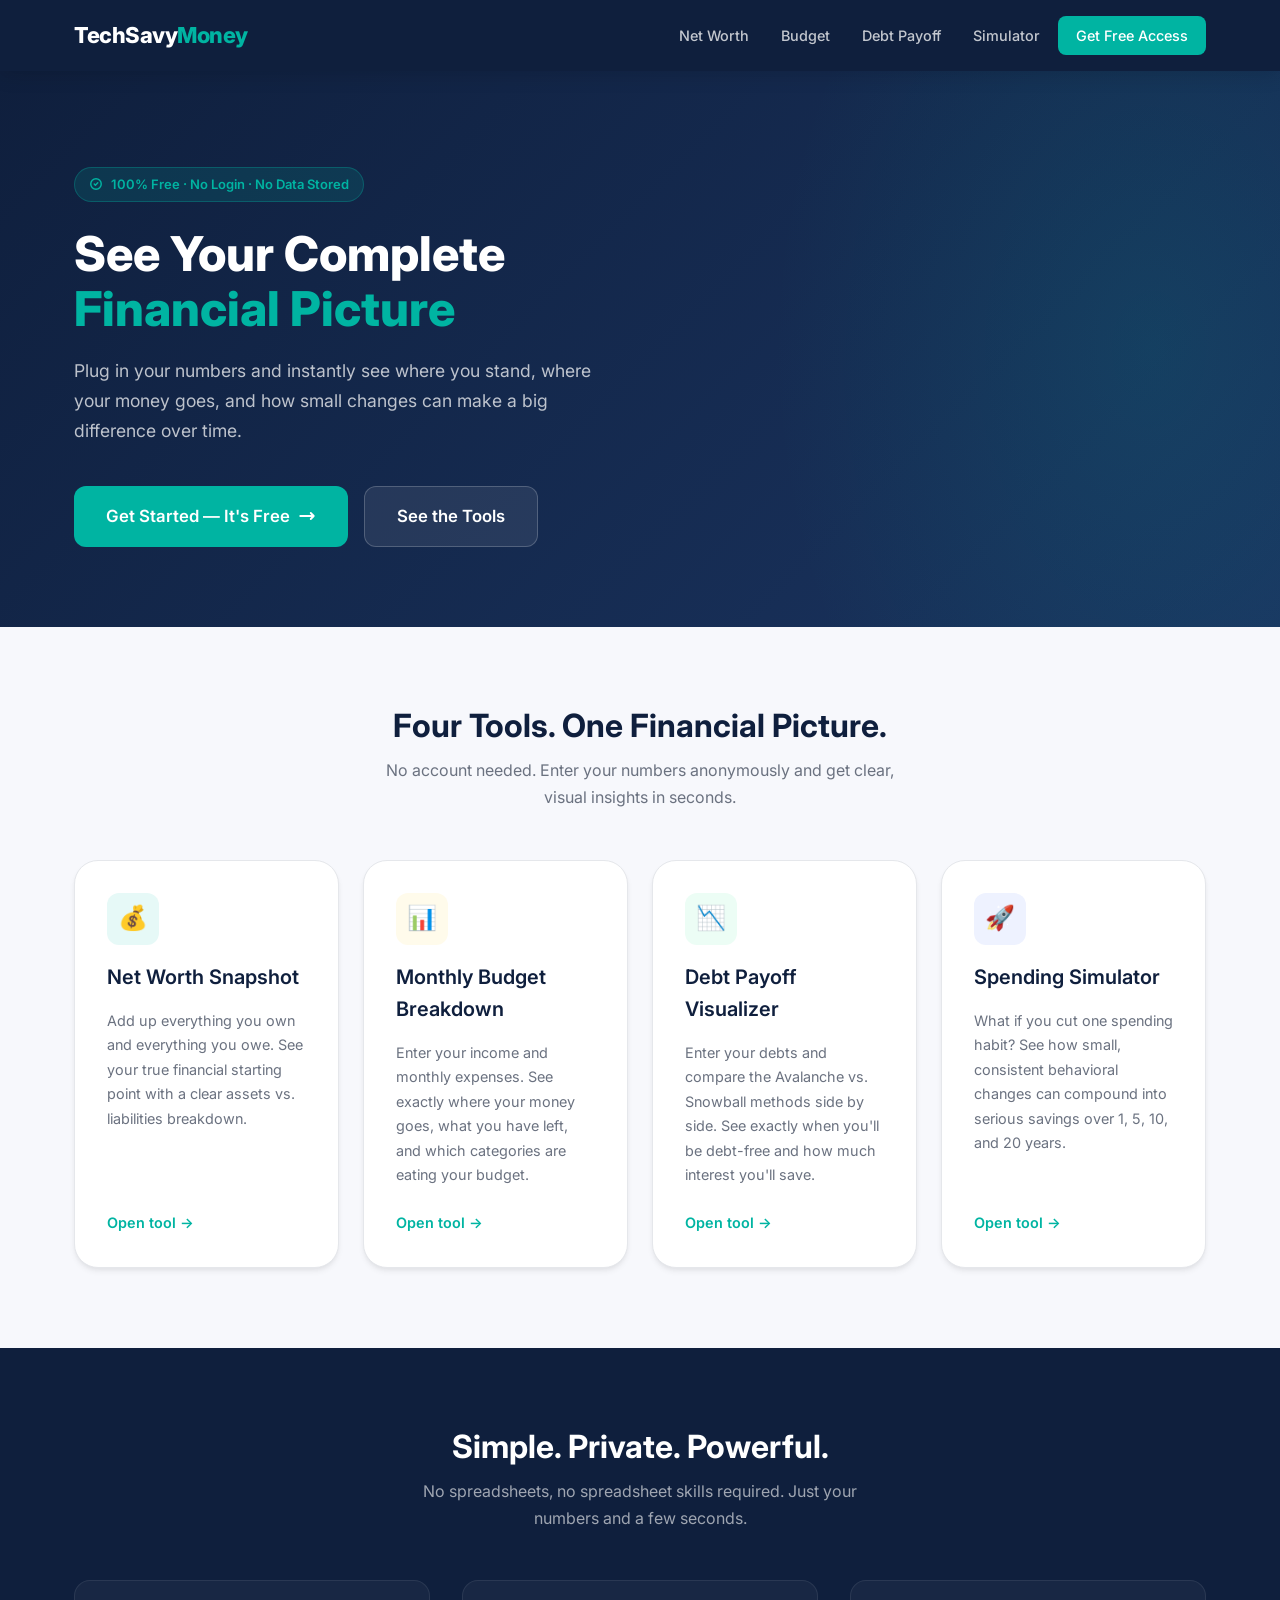
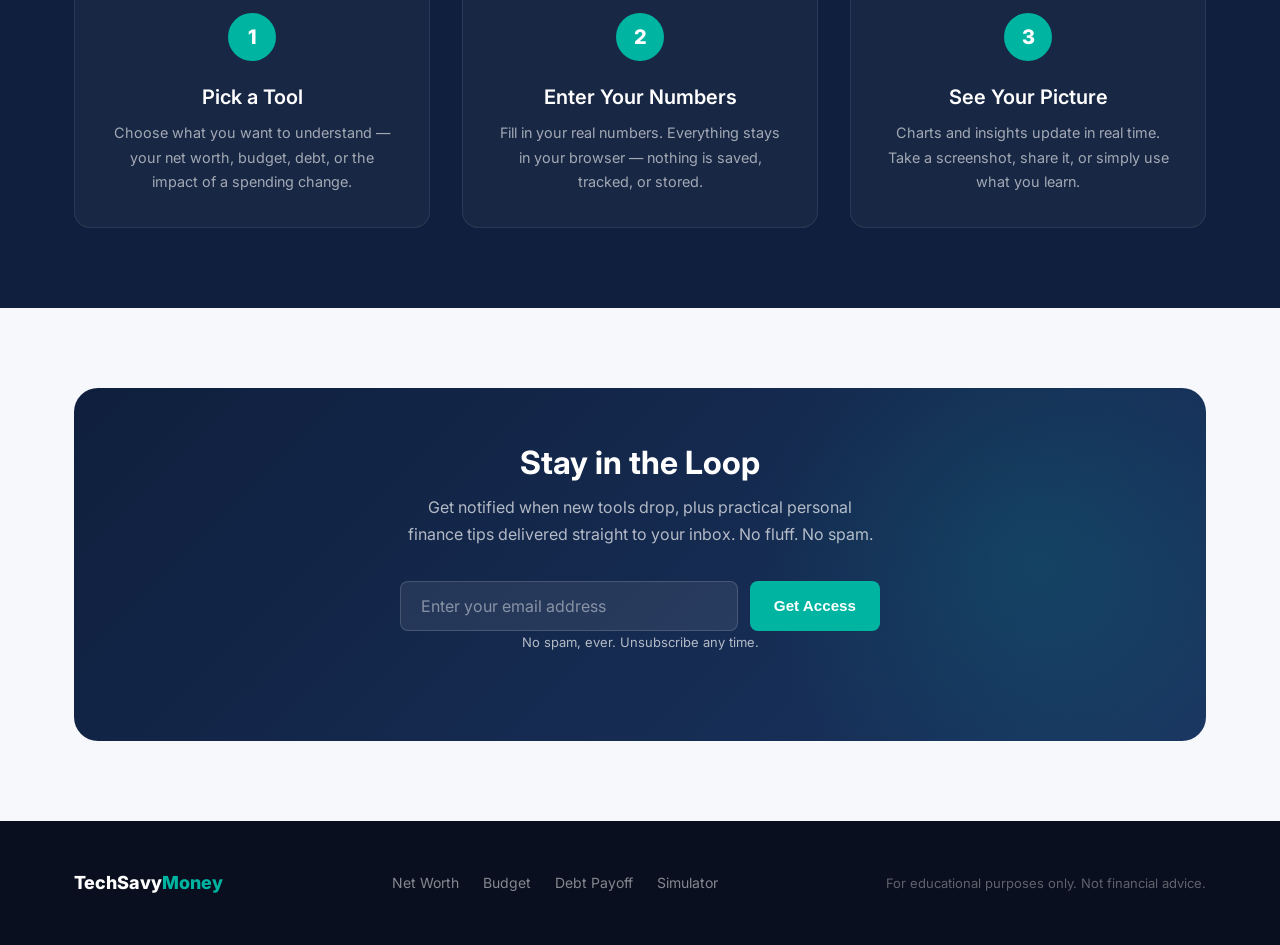
<file: index.html>
<!DOCTYPE html>
<html lang="en">
<head>
  <meta charset="UTF-8" />
  <meta name="viewport" content="width=device-width, initial-scale=1.0" />
  <title>TechSavyMoney — Your Complete Financial Picture</title>
  <meta name="description" content="Free personal finance tools to visualize your net worth, budget, debt payoff plan, and the impact of small spending changes." />
  <link rel="stylesheet" href="css/styles.css" />
</head>
<body>

  <!-- ── Navbar ── -->
  <nav class="navbar">
    <div class="container">
      <a href="index.html" class="nav-logo">TechSavy<span>Money</span></a>
      <div class="nav-links">
        <a href="net-worth.html">Net Worth</a>
        <a href="budget.html">Budget</a>
        <a href="debt-payoff.html">Debt Payoff</a>
        <a href="spending-simulator.html">Simulator</a>
        <a href="#get-access" class="nav-cta">Get Free Access</a>
      </div>
      <button class="nav-toggle" onclick="toggleNav()" aria-label="Toggle menu">&#9776;</button>
    </div>
    <div class="nav-mobile" id="mobileNav">
      <a href="net-worth.html">Net Worth</a>
      <a href="budget.html">Budget Breakdown</a>
      <a href="debt-payoff.html">Debt Payoff</a>
      <a href="spending-simulator.html">Spending Simulator</a>
      <a href="#get-access" style="color: var(--teal); font-weight: 700;">Get Free Access →</a>
    </div>
  </nav>

  <!-- ── Hero ── -->
  <section class="hero">
    <div class="container">
      <div class="hero-content fade-up">
        <div class="hero-badge">
          <svg width="14" height="14" fill="none" viewBox="0 0 24 24" stroke="currentColor" stroke-width="2.5"><path stroke-linecap="round" stroke-linejoin="round" d="M9 12l2 2 4-4m6 2a9 9 0 11-18 0 9 9 0 0118 0z"/></svg>
          100% Free · No Login · No Data Stored
        </div>
        <h1>See Your Complete <span>Financial Picture</span></h1>
        <p>Plug in your numbers and instantly see where you stand, where your money goes, and how small changes can make a big difference over time.</p>
        <div class="hero-actions">
          <a href="net-worth.html" class="btn btn-primary btn-lg">
            Get Started — It's Free
            <svg width="18" height="18" fill="none" viewBox="0 0 24 24" stroke="currentColor" stroke-width="2.5"><path stroke-linecap="round" stroke-linejoin="round" d="M17 8l4 4m0 0l-4 4m4-4H3"/></svg>
          </a>
          <a href="#tools" class="btn btn-secondary btn-lg" style="background: rgba(255,255,255,0.08); color: #fff; border-color: rgba(255,255,255,0.2);">See the Tools</a>
        </div>
      </div>
    </div>
  </section>

  <!-- ── Tools ── -->
  <section class="tools-section" id="tools">
    <div class="container">
      <h2>Four Tools. One Financial Picture.</h2>
      <p class="subtitle">No account needed. Enter your numbers anonymously and get clear, visual insights in seconds.</p>

      <div class="tools-grid">

        <a href="net-worth.html" class="tool-card">
          <div class="tool-icon tool-icon-teal">💰</div>
          <h3>Net Worth Snapshot</h3>
          <p>Add up everything you own and everything you owe. See your true financial starting point with a clear assets vs. liabilities breakdown.</p>
          <span class="tool-card-link">Open tool →</span>
        </a>

        <a href="budget.html" class="tool-card">
          <div class="tool-icon tool-icon-amber">📊</div>
          <h3>Monthly Budget Breakdown</h3>
          <p>Enter your income and monthly expenses. See exactly where your money goes, what you have left, and which categories are eating your budget.</p>
          <span class="tool-card-link">Open tool →</span>
        </a>

        <a href="debt-payoff.html" class="tool-card">
          <div class="tool-icon tool-icon-green">📉</div>
          <h3>Debt Payoff Visualizer</h3>
          <p>Enter your debts and compare the Avalanche vs. Snowball methods side by side. See exactly when you'll be debt-free and how much interest you'll save.</p>
          <span class="tool-card-link">Open tool →</span>
        </a>

        <a href="spending-simulator.html" class="tool-card">
          <div class="tool-icon tool-icon-navy">🚀</div>
          <h3>Spending Simulator</h3>
          <p>What if you cut one spending habit? See how small, consistent behavioral changes can compound into serious savings over 1, 5, 10, and 20 years.</p>
          <span class="tool-card-link">Open tool →</span>
        </a>

      </div>
    </div>
  </section>

  <!-- ── How It Works ── -->
  <section class="how-section">
    <div class="container">
      <h2>Simple. Private. Powerful.</h2>
      <p class="subtitle">No spreadsheets, no spreadsheet skills required. Just your numbers and a few seconds.</p>
      <div class="steps-grid">
        <div class="step">
          <div class="step-number">1</div>
          <h3>Pick a Tool</h3>
          <p>Choose what you want to understand — your net worth, budget, debt, or the impact of a spending change.</p>
        </div>
        <div class="step">
          <div class="step-number">2</div>
          <h3>Enter Your Numbers</h3>
          <p>Fill in your real numbers. Everything stays in your browser — nothing is saved, tracked, or stored.</p>
        </div>
        <div class="step">
          <div class="step-number">3</div>
          <h3>See Your Picture</h3>
          <p>Charts and insights update in real time. Take a screenshot, share it, or simply use what you learn.</p>
        </div>
      </div>
    </div>
  </section>

  <!-- ── Email Capture ── -->
  <section class="email-section section" id="get-access">
    <div class="container">
      <div class="email-box">
        <h2>Stay in the Loop</h2>
        <p>Get notified when new tools drop, plus practical personal finance tips delivered straight to your inbox. No fluff. No spam.</p>
        <form class="email-form" onsubmit="handleEmailSubmit(event)">
          <input type="email" id="emailInput" placeholder="Enter your email address" required />
          <button type="submit" class="btn btn-primary">Get Access</button>
        </form>
        <p class="email-disclaimer">No spam, ever. Unsubscribe any time.</p>
        <p id="emailSuccess" class="hidden" style="color: var(--teal); font-weight: 600; margin-top: 1rem; position: relative;">
          ✓ You're on the list! Check your inbox.
        </p>
      </div>
    </div>
  </section>

  <!-- ── Footer ── -->
  <footer class="footer">
    <div class="container">
      <div class="footer-inner">
        <div class="footer-logo">TechSavy<span>Money</span></div>
        <div class="footer-links">
          <a href="net-worth.html">Net Worth</a>
          <a href="budget.html">Budget</a>
          <a href="debt-payoff.html">Debt Payoff</a>
          <a href="spending-simulator.html">Simulator</a>
        </div>
        <p class="footer-copy">For educational purposes only. Not financial advice.</p>
      </div>
    </div>
  </footer>

  <script>
    function toggleNav() {
      document.getElementById('mobileNav').classList.toggle('open');
    }
    function handleEmailSubmit(e) {
      e.preventDefault();
      // TODO: Connect to your email provider (Mailchimp, ConvertKit, etc.)
      // The email value is: document.getElementById('emailInput').value
      document.querySelector('.email-form').classList.add('hidden');
      document.getElementById('emailSuccess').classList.remove('hidden');
    }
  </script>
</body>
</html>
</file>
<file: css/styles.css>
@import url('https://fonts.googleapis.com/css2?family=Inter:wght@400;500;600;700;800&display=swap');

/* ─── Variables ─────────────────────────────────────────────── */
:root {
  --bg:           #F7F8FC;
  --surface:      #FFFFFF;
  --surface-2:    #F0F2F8;
  --navy:         #0F1F3D;
  --navy-light:   #1A3460;
  --teal:         #00B4A2;
  --teal-dark:    #009688;
  --teal-light:   #E6F9F7;
  --text:         #111827;
  --text-muted:   #6B7280;
  --border:       #E5E7EB;
  --green:        #10B981;
  --green-light:  #ECFDF5;
  --red:          #EF4444;
  --red-light:    #FEF2F2;
  --amber:        #F59E0B;
  --amber-light:  #FFFBEB;
  --shadow-sm:    0 1px 3px rgba(0,0,0,0.06);
  --shadow:       0 4px 6px -1px rgba(0,0,0,0.07), 0 2px 4px -1px rgba(0,0,0,0.04);
  --shadow-md:    0 10px 15px -3px rgba(0,0,0,0.08), 0 4px 6px -2px rgba(0,0,0,0.03);
  --shadow-lg:    0 20px 25px -5px rgba(0,0,0,0.08), 0 10px 10px -5px rgba(0,0,0,0.03);
  --radius-sm:    8px;
  --radius:       12px;
  --radius-lg:    16px;
  --radius-xl:    24px;
}

/* ─── Reset ─────────────────────────────────────────────────── */
*, *::before, *::after { box-sizing: border-box; margin: 0; padding: 0; }
html { scroll-behavior: smooth; }
body {
  font-family: 'Inter', -apple-system, BlinkMacSystemFont, sans-serif;
  background: var(--bg);
  color: var(--text);
  line-height: 1.6;
  -webkit-font-smoothing: antialiased;
}
a { text-decoration: none; color: inherit; }
img { max-width: 100%; display: block; }

/* ─── Typography ─────────────────────────────────────────────── */
h1 { font-size: clamp(2rem, 4vw, 3rem); font-weight: 800; line-height: 1.15; }
h2 { font-size: clamp(1.5rem, 3vw, 2rem); font-weight: 700; line-height: 1.2; }
h3 { font-size: 1.25rem; font-weight: 600; }
h4 { font-size: 1rem; font-weight: 600; }
p  { color: var(--text-muted); line-height: 1.7; }

/* ─── Layout ─────────────────────────────────────────────────── */
.container {
  max-width: 1180px;
  margin: 0 auto;
  padding: 0 1.5rem;
}
.section { padding: 5rem 0; }
.section-sm { padding: 3rem 0; }

/* ─── Navbar ─────────────────────────────────────────────────── */
.navbar {
  background: var(--navy);
  padding: 1rem 0;
  position: sticky;
  top: 0;
  z-index: 1000;
  box-shadow: 0 2px 20px rgba(0,0,0,0.15);
}
.navbar .container {
  display: flex;
  align-items: center;
  justify-content: space-between;
  gap: 1rem;
}
.nav-logo {
  font-size: 1.375rem;
  font-weight: 800;
  color: #fff;
  letter-spacing: -0.5px;
  white-space: nowrap;
}
.nav-logo span { color: var(--teal); }
.nav-links {
  display: flex;
  align-items: center;
  gap: 0.25rem;
}
.nav-links a {
  color: rgba(255,255,255,0.75);
  font-size: 0.9rem;
  font-weight: 500;
  padding: 0.5rem 0.875rem;
  border-radius: var(--radius-sm);
  transition: all 0.15s ease;
}
.nav-links a:hover,
.nav-links a.active {
  color: #fff;
  background: rgba(255,255,255,0.1);
}
.nav-links a.active { color: var(--teal); }
.nav-cta {
  background: var(--teal) !important;
  color: #fff !important;
  padding: 0.5rem 1.125rem !important;
  border-radius: var(--radius-sm) !important;
}
.nav-cta:hover { background: var(--teal-dark) !important; }

.nav-toggle {
  display: none;
  background: none;
  border: none;
  color: #fff;
  font-size: 1.5rem;
  cursor: pointer;
  padding: 0.25rem;
  line-height: 1;
}
.nav-mobile {
  display: none;
  flex-direction: column;
  padding: 1rem 1.5rem 1.5rem;
  gap: 0.25rem;
  border-top: 1px solid rgba(255,255,255,0.08);
  margin-top: 0.5rem;
}
.nav-mobile a {
  color: rgba(255,255,255,0.8);
  font-size: 1rem;
  font-weight: 500;
  padding: 0.75rem 0;
  border-bottom: 1px solid rgba(255,255,255,0.06);
}
.nav-mobile.open { display: flex; }

/* ─── Buttons ────────────────────────────────────────────────── */
.btn {
  display: inline-flex;
  align-items: center;
  gap: 0.5rem;
  padding: 0.75rem 1.5rem;
  border-radius: var(--radius-sm);
  font-size: 0.95rem;
  font-weight: 600;
  cursor: pointer;
  border: none;
  transition: all 0.15s ease;
  white-space: nowrap;
}
.btn-primary {
  background: var(--teal);
  color: #fff;
}
.btn-primary:hover { background: var(--teal-dark); transform: translateY(-1px); box-shadow: 0 4px 12px rgba(0,180,162,0.35); }
.btn-secondary {
  background: var(--surface);
  color: var(--navy);
  border: 1.5px solid var(--border);
}
.btn-secondary:hover { border-color: var(--teal); color: var(--teal); background: var(--teal-light); }
.btn-navy {
  background: var(--navy);
  color: #fff;
}
.btn-navy:hover { background: var(--navy-light); transform: translateY(-1px); }
.btn-lg { padding: 1rem 2rem; font-size: 1.05rem; border-radius: var(--radius); }
.btn-sm { padding: 0.5rem 1rem; font-size: 0.85rem; }
.btn-block { width: 100%; justify-content: center; }
.btn-danger {
  background: var(--red-light);
  color: var(--red);
  border: 1.5px solid #fca5a5;
}
.btn-danger:hover { background: #fee2e2; }

/* ─── Cards ──────────────────────────────────────────────────── */
.card {
  background: var(--surface);
  border-radius: var(--radius-lg);
  box-shadow: var(--shadow);
  border: 1px solid rgba(0,0,0,0.04);
}
.card-body { padding: 1.75rem; }
.card-header {
  padding: 1.25rem 1.75rem;
  border-bottom: 1px solid var(--border);
  display: flex;
  align-items: center;
  justify-content: space-between;
  gap: 1rem;
}
.card-header h3 { margin: 0; }

/* ─── Form Controls ──────────────────────────────────────────── */
.form-group {
  margin-bottom: 1.125rem;
}
.form-group label {
  display: block;
  font-size: 0.8125rem;
  font-weight: 600;
  color: var(--text-muted);
  text-transform: uppercase;
  letter-spacing: 0.04em;
  margin-bottom: 0.375rem;
}
.form-group input,
.form-group select {
  width: 100%;
  padding: 0.6875rem 1rem;
  border: 1.5px solid var(--border);
  border-radius: var(--radius-sm);
  font-size: 1rem;
  font-family: 'Inter', sans-serif;
  color: var(--text);
  background: var(--surface);
  transition: all 0.15s ease;
}
.form-group input:focus,
.form-group select:focus {
  outline: none;
  border-color: var(--teal);
  box-shadow: 0 0 0 3px rgba(0,180,162,0.12);
}
.form-group input::placeholder { color: #9CA3AF; }

.input-prefix {
  position: relative;
}
.input-prefix span {
  position: absolute;
  left: 0.875rem;
  top: 50%;
  transform: translateY(-50%);
  color: var(--text-muted);
  font-weight: 500;
  font-size: 1rem;
  pointer-events: none;
}
.input-prefix input {
  padding-left: 1.75rem;
}

.input-suffix {
  position: relative;
}
.input-suffix span {
  position: absolute;
  right: 0.875rem;
  top: 50%;
  transform: translateY(-50%);
  color: var(--text-muted);
  font-weight: 500;
  font-size: 0.875rem;
  pointer-events: none;
}
.input-suffix input {
  padding-right: 2.5rem;
}

.range-wrapper {
  display: flex;
  align-items: center;
  gap: 1rem;
}
.range-wrapper input[type="range"] {
  flex: 1;
  padding: 0;
  border: none;
  box-shadow: none;
  accent-color: var(--teal);
  cursor: pointer;
}
.range-wrapper input[type="range"]:focus { box-shadow: none; }
.range-value {
  font-weight: 700;
  font-size: 1rem;
  color: var(--teal);
  min-width: 3.5rem;
  text-align: right;
}

/* ─── Section Dividers ───────────────────────────────────────── */
.section-label {
  font-size: 0.75rem;
  font-weight: 700;
  text-transform: uppercase;
  letter-spacing: 0.08em;
  color: var(--text-muted);
  margin-bottom: 1rem;
  display: flex;
  align-items: center;
  gap: 0.5rem;
}
.section-label::after {
  content: '';
  flex: 1;
  height: 1px;
  background: var(--border);
}

/* ─── Stat Cards ─────────────────────────────────────────────── */
.stat-card {
  background: var(--surface);
  border-radius: var(--radius);
  padding: 1.25rem 1.5rem;
  box-shadow: var(--shadow-sm);
  border: 1px solid var(--border);
}
.stat-label {
  font-size: 0.8125rem;
  font-weight: 600;
  color: var(--text-muted);
  text-transform: uppercase;
  letter-spacing: 0.04em;
  margin-bottom: 0.375rem;
}
.stat-value {
  font-size: 1.875rem;
  font-weight: 800;
  letter-spacing: -0.5px;
  line-height: 1;
  margin-bottom: 0.25rem;
}
.stat-meta {
  font-size: 0.8125rem;
  color: var(--text-muted);
}
.stat-positive { color: var(--green); }
.stat-negative { color: var(--red); }
.stat-neutral  { color: var(--navy); }

/* ─── Progress Bars ──────────────────────────────────────────── */
.progress-bar {
  height: 8px;
  background: var(--surface-2);
  border-radius: 100px;
  overflow: hidden;
  margin-top: 0.5rem;
}
.progress-fill {
  height: 100%;
  border-radius: 100px;
  transition: width 0.6s cubic-bezier(0.4, 0, 0.2, 1);
}

/* ─── Badges ─────────────────────────────────────────────────── */
.badge {
  display: inline-flex;
  align-items: center;
  padding: 0.25rem 0.625rem;
  border-radius: 100px;
  font-size: 0.75rem;
  font-weight: 600;
}
.badge-green  { background: var(--green-light); color: #065F46; }
.badge-red    { background: var(--red-light);   color: #991B1B; }
.badge-amber  { background: var(--amber-light); color: #92400E; }
.badge-teal   { background: var(--teal-light);  color: #005A52; }
.badge-navy   { background: #EEF2FF;            color: var(--navy); }

/* ─── Tool Layout (split view) ───────────────────────────────── */
.tool-page { padding: 2.5rem 0 4rem; }
.tool-header { margin-bottom: 2.5rem; }
.tool-header h1 { color: var(--navy); margin-bottom: 0.5rem; }
.tool-header p { font-size: 1.05rem; }

.tool-layout {
  display: grid;
  grid-template-columns: 1fr 1fr;
  gap: 2rem;
  align-items: start;
}

.panel { display: flex; flex-direction: column; gap: 1.5rem; }

/* ─── Chart Container ────────────────────────────────────────── */
.chart-wrap {
  position: relative;
  width: 100%;
}
.chart-wrap canvas { width: 100% !important; }

/* ─── Debt Items ─────────────────────────────────────────────── */
.debt-item {
  background: var(--surface-2);
  border-radius: var(--radius);
  padding: 1.25rem;
  border: 1.5px solid var(--border);
  position: relative;
  transition: border-color 0.15s;
}
.debt-item:hover { border-color: var(--teal); }
.debt-item-header {
  display: flex;
  align-items: center;
  justify-content: space-between;
  margin-bottom: 1rem;
}
.debt-item-grid {
  display: grid;
  grid-template-columns: 1fr 1fr;
  gap: 0.75rem;
}
.debt-item .form-group { margin-bottom: 0; }

/* ─── Comparison Table ───────────────────────────────────────── */
.comparison {
  display: grid;
  grid-template-columns: 1fr 1fr;
  gap: 1rem;
}
.method-card {
  background: var(--surface);
  border-radius: var(--radius);
  padding: 1.25rem;
  border: 2px solid var(--border);
  transition: all 0.2s;
}
.method-card.winner { border-color: var(--teal); background: var(--teal-light); }
.method-card h4 { margin-bottom: 0.75rem; font-size: 0.9375rem; }
.method-stat { margin-bottom: 0.5rem; }
.method-stat .label { font-size: 0.75rem; color: var(--text-muted); font-weight: 500; }
.method-stat .value { font-size: 1.0625rem; font-weight: 700; color: var(--navy); }
.winner-badge {
  display: inline-block;
  background: var(--teal);
  color: #fff;
  font-size: 0.6875rem;
  font-weight: 700;
  padding: 0.1875rem 0.5rem;
  border-radius: 100px;
  text-transform: uppercase;
  letter-spacing: 0.04em;
  margin-bottom: 0.5rem;
}

/* ─── Category Rows ──────────────────────────────────────────── */
.category-row {
  display: flex;
  align-items: center;
  gap: 0.75rem;
  padding: 0.625rem 0;
  border-bottom: 1px solid var(--border);
}
.category-row:last-child { border-bottom: none; }
.category-dot {
  width: 10px;
  height: 10px;
  border-radius: 50%;
  flex-shrink: 0;
}
.category-name { flex: 1; font-size: 0.9rem; font-weight: 500; }
.category-amount { font-weight: 600; font-size: 0.9rem; color: var(--navy); }
.category-pct { font-size: 0.8rem; color: var(--text-muted); min-width: 3rem; text-align: right; }

/* ─── Simulator Inputs ───────────────────────────────────────── */
.sim-timeline {
  display: grid;
  grid-template-columns: repeat(4, 1fr);
  gap: 0.75rem;
  margin-top: 1rem;
}
.timeline-card {
  background: var(--surface);
  border-radius: var(--radius);
  padding: 1rem;
  border: 1.5px solid var(--border);
  text-align: center;
  transition: all 0.2s;
}
.timeline-card:hover { border-color: var(--teal); }
.timeline-year { font-size: 0.8125rem; font-weight: 600; color: var(--text-muted); margin-bottom: 0.375rem; }
.timeline-amount { font-size: 1.25rem; font-weight: 800; color: var(--navy); letter-spacing: -0.5px; }
.timeline-saved { font-size: 0.75rem; color: var(--text-muted); margin-top: 0.25rem; }

/* ─── Hero (index) ───────────────────────────────────────────── */
.hero {
  background: linear-gradient(135deg, var(--navy) 0%, var(--navy-light) 100%);
  padding: 6rem 0 5rem;
  position: relative;
  overflow: hidden;
}
.hero::before {
  content: '';
  position: absolute;
  top: -50%;
  right: -20%;
  width: 60%;
  height: 200%;
  background: radial-gradient(ellipse, rgba(0,180,162,0.12) 0%, transparent 70%);
  pointer-events: none;
}
.hero-content { max-width: 640px; position: relative; z-index: 1; }
.hero-badge {
  display: inline-flex;
  align-items: center;
  gap: 0.5rem;
  background: rgba(0,180,162,0.15);
  color: var(--teal);
  border: 1px solid rgba(0,180,162,0.3);
  padding: 0.375rem 0.875rem;
  border-radius: 100px;
  font-size: 0.8125rem;
  font-weight: 600;
  margin-bottom: 1.5rem;
}
.hero h1 { color: #fff; margin-bottom: 1.25rem; }
.hero h1 span { color: var(--teal); }
.hero p { color: rgba(255,255,255,0.72); font-size: 1.1rem; margin-bottom: 2.5rem; max-width: 520px; }
.hero-actions { display: flex; gap: 1rem; flex-wrap: wrap; }

/* ─── Tool Cards (index) ─────────────────────────────────────── */
.tools-section { padding: 5rem 0; }
.tools-section h2 { text-align: center; color: var(--navy); margin-bottom: 0.75rem; }
.tools-section .subtitle { text-align: center; max-width: 540px; margin: 0 auto 3rem; }

.tools-grid {
  display: grid;
  grid-template-columns: repeat(auto-fit, minmax(260px, 1fr));
  gap: 1.5rem;
}
.tool-card {
  background: var(--surface);
  border-radius: var(--radius-xl);
  padding: 2rem;
  border: 1.5px solid var(--border);
  box-shadow: var(--shadow);
  transition: all 0.25s ease;
  display: flex;
  flex-direction: column;
  gap: 1rem;
}
.tool-card:hover {
  transform: translateY(-4px);
  box-shadow: var(--shadow-lg);
  border-color: var(--teal);
}
.tool-icon {
  width: 52px;
  height: 52px;
  border-radius: var(--radius);
  display: flex;
  align-items: center;
  justify-content: center;
  font-size: 1.5rem;
}
.tool-icon-teal   { background: var(--teal-light); }
.tool-icon-navy   { background: #EEF2FF; }
.tool-icon-green  { background: var(--green-light); }
.tool-icon-amber  { background: var(--amber-light); }
.tool-card h3 { color: var(--navy); }
.tool-card p { font-size: 0.9rem; flex: 1; }
.tool-card-link {
  display: inline-flex;
  align-items: center;
  gap: 0.375rem;
  color: var(--teal);
  font-weight: 600;
  font-size: 0.9rem;
  margin-top: 0.5rem;
  transition: gap 0.15s;
}
.tool-card:hover .tool-card-link { gap: 0.625rem; }

/* ─── How It Works ───────────────────────────────────────────── */
.how-section {
  background: var(--navy);
  padding: 5rem 0;
}
.how-section h2 { color: #fff; text-align: center; margin-bottom: 0.75rem; }
.how-section .subtitle { color: rgba(255,255,255,0.6); text-align: center; max-width: 500px; margin: 0 auto 3rem; }
.steps-grid {
  display: grid;
  grid-template-columns: repeat(3, 1fr);
  gap: 2rem;
}
.step {
  text-align: center;
  padding: 2rem;
  background: rgba(255,255,255,0.04);
  border-radius: var(--radius-lg);
  border: 1px solid rgba(255,255,255,0.08);
}
.step-number {
  width: 48px;
  height: 48px;
  border-radius: 50%;
  background: var(--teal);
  color: #fff;
  font-size: 1.25rem;
  font-weight: 800;
  display: flex;
  align-items: center;
  justify-content: center;
  margin: 0 auto 1.25rem;
}
.step h3 { color: #fff; margin-bottom: 0.5rem; }
.step p { color: rgba(255,255,255,0.6); font-size: 0.9rem; }

/* ─── Email Capture ──────────────────────────────────────────── */
.email-section {
  padding: 5rem 0;
}
.email-box {
  background: linear-gradient(135deg, var(--navy), var(--navy-light));
  border-radius: var(--radius-xl);
  padding: 3.5rem;
  text-align: center;
  position: relative;
  overflow: hidden;
}
.email-box::before {
  content: '';
  position: absolute;
  top: -30%;
  right: -10%;
  width: 50%;
  height: 160%;
  background: radial-gradient(ellipse, rgba(0,180,162,0.15) 0%, transparent 70%);
  pointer-events: none;
}
.email-box h2 { color: #fff; margin-bottom: 0.75rem; position: relative; }
.email-box p { color: rgba(255,255,255,0.68); max-width: 480px; margin: 0 auto 2rem; position: relative; }
.email-form {
  display: flex;
  gap: 0.75rem;
  max-width: 480px;
  margin: 0 auto;
  position: relative;
}
.email-form input {
  flex: 1;
  padding: 0.875rem 1.25rem;
  border-radius: var(--radius-sm);
  border: 1.5px solid rgba(255,255,255,0.15);
  background: rgba(255,255,255,0.08);
  color: #fff;
  font-size: 1rem;
  font-family: 'Inter', sans-serif;
}
.email-form input::placeholder { color: rgba(255,255,255,0.45); }
.email-form input:focus { outline: none; border-color: var(--teal); background: rgba(255,255,255,0.12); }
.email-disclaimer {
  margin-top: 1rem;
  font-size: 0.8125rem;
  color: rgba(255,255,255,0.45);
  position: relative;
}

/* ─── Footer ─────────────────────────────────────────────────── */
.footer {
  background: #090F1E;
  padding: 3rem 0;
}
.footer-inner {
  display: flex;
  align-items: center;
  justify-content: space-between;
  flex-wrap: wrap;
  gap: 1rem;
}
.footer-logo { font-size: 1.125rem; font-weight: 800; color: #fff; }
.footer-logo span { color: var(--teal); }
.footer-links { display: flex; gap: 1.5rem; flex-wrap: wrap; }
.footer-links a { color: rgba(255,255,255,0.5); font-size: 0.875rem; transition: color 0.15s; }
.footer-links a:hover { color: #fff; }
.footer-copy { color: rgba(255,255,255,0.35); font-size: 0.8125rem; }

/* ─── Disclaimer ─────────────────────────────────────────────── */
.disclaimer {
  background: var(--amber-light);
  border: 1px solid #FDE68A;
  border-radius: var(--radius-sm);
  padding: 0.875rem 1.125rem;
  font-size: 0.8125rem;
  color: #78350F;
  line-height: 1.55;
}

/* ─── Utility ────────────────────────────────────────────────── */
.text-center { text-align: center; }
.text-right  { text-align: right; }
.mt-1 { margin-top: 0.5rem; }
.mt-2 { margin-top: 1rem; }
.mt-3 { margin-top: 1.5rem; }
.mb-1 { margin-bottom: 0.5rem; }
.mb-2 { margin-bottom: 1rem; }
.mb-3 { margin-bottom: 1.5rem; }
.gap-1 { gap: 0.5rem; }
.hidden { display: none !important; }
.flex { display: flex; }
.flex-between { display: flex; align-items: center; justify-content: space-between; }
.grid-2 { display: grid; grid-template-columns: 1fr 1fr; gap: 1rem; }
.grid-3 { display: grid; grid-template-columns: repeat(3, 1fr); gap: 1rem; }

/* ─── Loading / Empty States ─────────────────────────────────── */
.empty-state {
  text-align: center;
  padding: 3rem 1.5rem;
  color: var(--text-muted);
}
.empty-state .icon { font-size: 3rem; margin-bottom: 1rem; opacity: 0.4; }
.empty-state p { font-size: 0.9375rem; }

/* ─── Responsive ─────────────────────────────────────────────── */
@media (max-width: 900px) {
  .tool-layout {
    grid-template-columns: 1fr;
  }
  .steps-grid { grid-template-columns: 1fr; gap: 1rem; }
  .email-form { flex-direction: column; }
  .sim-timeline { grid-template-columns: repeat(2, 1fr); }
  .comparison { grid-template-columns: 1fr; }
}

@media (max-width: 640px) {
  .hero { padding: 4rem 0 3.5rem; }
  .hero-actions { flex-direction: column; }
  .tools-grid { grid-template-columns: 1fr; }
  .nav-links { display: none; }
  .nav-toggle { display: block; }
  .email-box { padding: 2rem 1.5rem; }
  .footer-inner { flex-direction: column; align-items: flex-start; }
  .grid-2 { grid-template-columns: 1fr; }
  .sim-timeline { grid-template-columns: repeat(2, 1fr); }
  .debt-item-grid { grid-template-columns: 1fr; }
}

@media (max-width: 400px) {
  .sim-timeline { grid-template-columns: 1fr 1fr; }
}

/* ─── Animations ─────────────────────────────────────────────── */
@keyframes fadeUp {
  from { opacity: 0; transform: translateY(16px); }
  to   { opacity: 1; transform: translateY(0); }
}
.fade-up { animation: fadeUp 0.5s ease forwards; }

/* ─── Scrollbar ──────────────────────────────────────────────── */
::-webkit-scrollbar { width: 6px; }
::-webkit-scrollbar-track { background: transparent; }
::-webkit-scrollbar-thumb { background: var(--border); border-radius: 100px; }
::-webkit-scrollbar-thumb:hover { background: #CBD5E1; }
</file>
